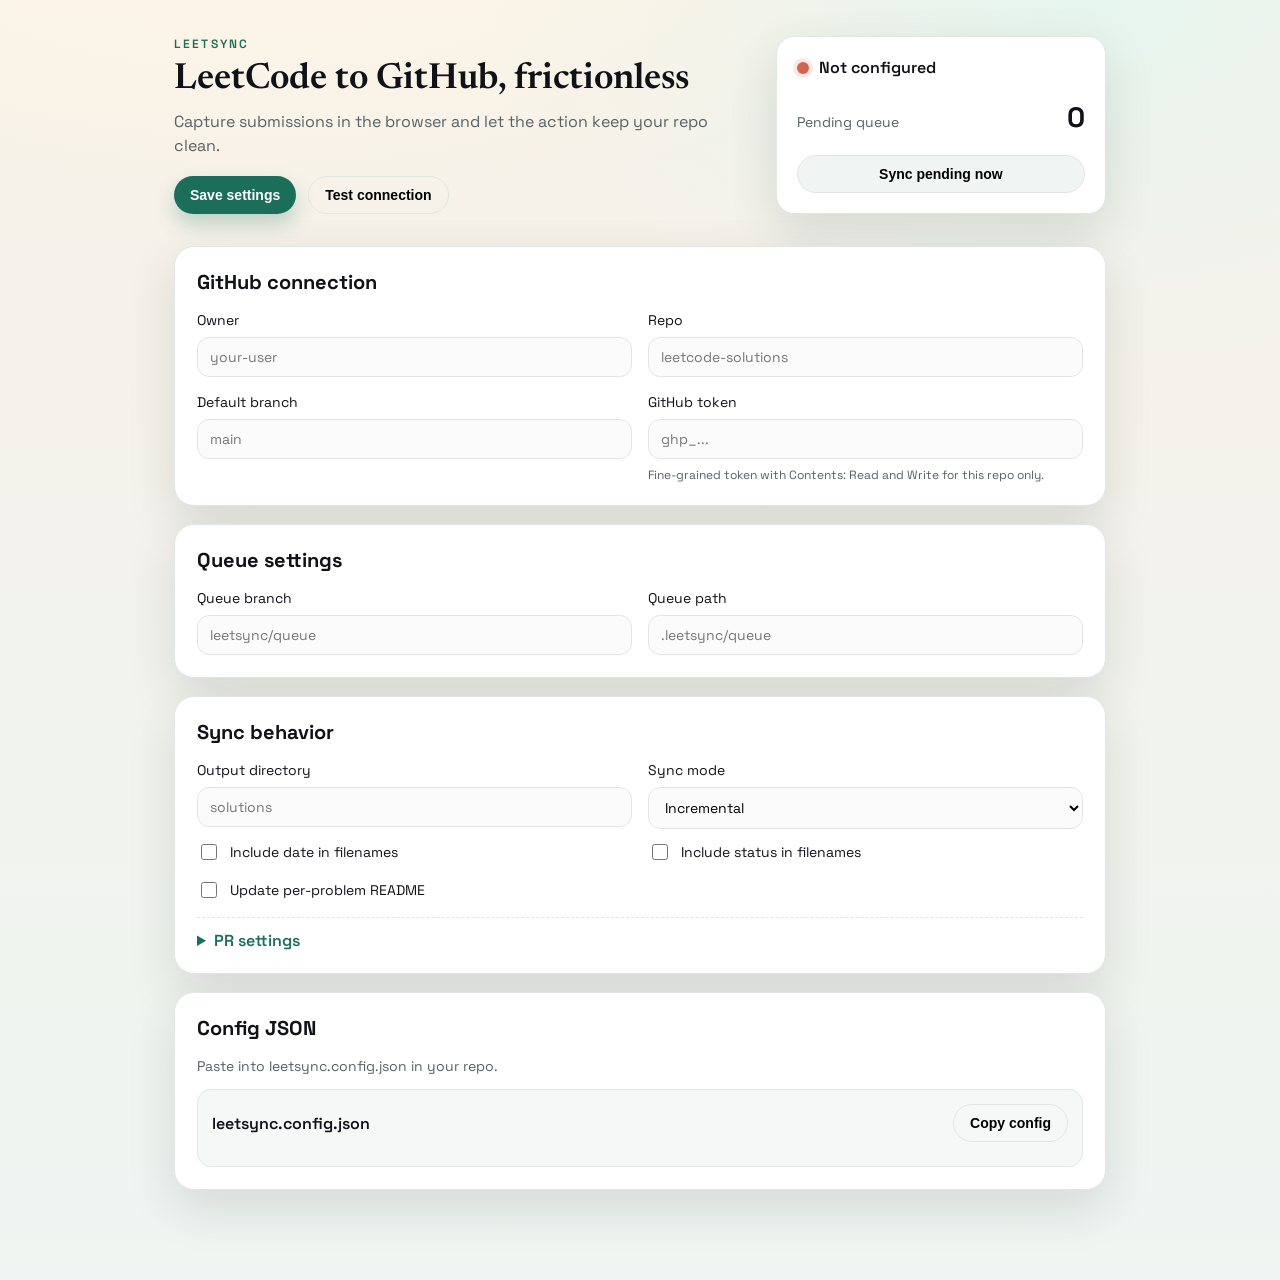
<file: options/index.html>
<!doctype html>
<html lang="en">
  <head>
    <meta charset="utf-8" />
    <meta name="viewport" content="width=device-width, initial-scale=1" />
    <title>LeetSync Settings</title>
    <link rel="stylesheet" href="options.css" />
  </head>
  <body>
    <div class="page">
      <header class="hero">
        <div class="hero-text">
          <div class="eyebrow">LeetSync</div>
          <h1>LeetCode to GitHub, frictionless</h1>
          <p>
            Capture submissions in the browser and let the action keep your repo
            clean.
          </p>
          <div class="actions">
            <button id="saveBtn" class="btn primary">Save settings</button>
            <button id="testBtn" class="btn ghost">Test connection</button>
          </div>
        </div>
        <div class="hero-panel">
          <div class="status">
            <span id="statusDot" class="dot"></span>
            <span id="statusText">Not configured</span>
          </div>
          <div class="metric">
            <div class="label">Pending queue</div>
            <div id="pendingCount" class="value">0</div>
          </div>
          <button id="syncPendingBtn" class="btn subtle">
            Sync pending now
          </button>
        </div>
      </header>

      <section class="card">
        <h2>GitHub connection</h2>
        <div class="grid two">
          <label class="field">
            <span>Owner</span>
            <input id="repoOwner" type="text" placeholder="your-user" />
          </label>
          <label class="field">
            <span>Repo</span>
            <input id="repoName" type="text" placeholder="leetcode-solutions" />
          </label>
          <label class="field">
            <span>Default branch</span>
            <input id="defaultBranch" type="text" placeholder="main" />
          </label>
          <label class="field">
            <span>GitHub token</span>
            <input id="githubToken" type="password" placeholder="ghp_..." />
            <small
              >Fine-grained token with Contents: Read and Write for this repo
              only.</small
            >
          </label>
        </div>
      </section>

      <section class="card">
        <h2>Queue settings</h2>
        <div class="grid two">
          <label class="field">
            <span>Queue branch</span>
            <input id="queueBranch" type="text" placeholder="leetsync/queue" />
          </label>
          <label class="field">
            <span>Queue path</span>
            <input id="queuePath" type="text" placeholder=".leetsync/queue" />
          </label>
        </div>
      </section>

      <section class="card">
        <h2>Sync behavior</h2>
        <div class="grid two">
          <label class="field">
            <span>Output directory</span>
            <input id="outputDir" type="text" placeholder="solutions" />
          </label>
          <label class="field">
            <span>Sync mode</span>
            <select id="syncMode">
              <option value="incremental">Incremental</option>
              <option value="ac">Accepted only</option>
              <option value="all">All attempts</option>
            </select>
          </label>
        </div>
        <div class="grid two compact">
          <label class="check">
            <input id="includeDate" type="checkbox" />
            <span>Include date in filenames</span>
          </label>
          <label class="check">
            <input id="includeStatus" type="checkbox" />
            <span>Include status in filenames</span>
          </label>
          <label class="check">
            <input id="readmeEnabled" type="checkbox" />
            <span>Update per-problem README</span>
          </label>
        </div>
        <details class="details">
          <summary>PR settings</summary>
          <div class="grid two">
            <label class="check">
              <input id="prEnabled" type="checkbox" />
              <span>Create PR instead of direct push</span>
            </label>
            <label class="check">
              <input id="prAutoMerge" type="checkbox" />
              <span>Auto-merge if allowed</span>
            </label>
            <label class="field">
              <span>Merge method</span>
              <select id="prMergeMethod">
                <option value="squash">Squash</option>
                <option value="merge">Merge</option>
                <option value="rebase">Rebase</option>
              </select>
            </label>
            <label class="field">
              <span>PR title template</span>
              <input id="prTitleTemplate" type="text" />
            </label>
            <label class="field full">
              <span>PR body template</span>
              <textarea id="prBodyTemplate" rows="3"></textarea>
            </label>
          </div>
        </details>
      </section>

      <section class="card">
        <h2>Config JSON</h2>
        <p class="muted">Paste into leetsync.config.json in your repo.</p>
        <div class="copy-block">
          <div class="copy-header">
            <span>leetsync.config.json</span>
            <button id="copyConfigBtn" class="btn ghost">Copy config</button>
          </div>
          <pre id="configPreview" class="code"></pre>
        </div>
      </section>
    </div>

    <div id="toast" class="toast" role="status" aria-live="polite"></div>
    <script src="options.js"></script>
  </body>
</html>
</file>
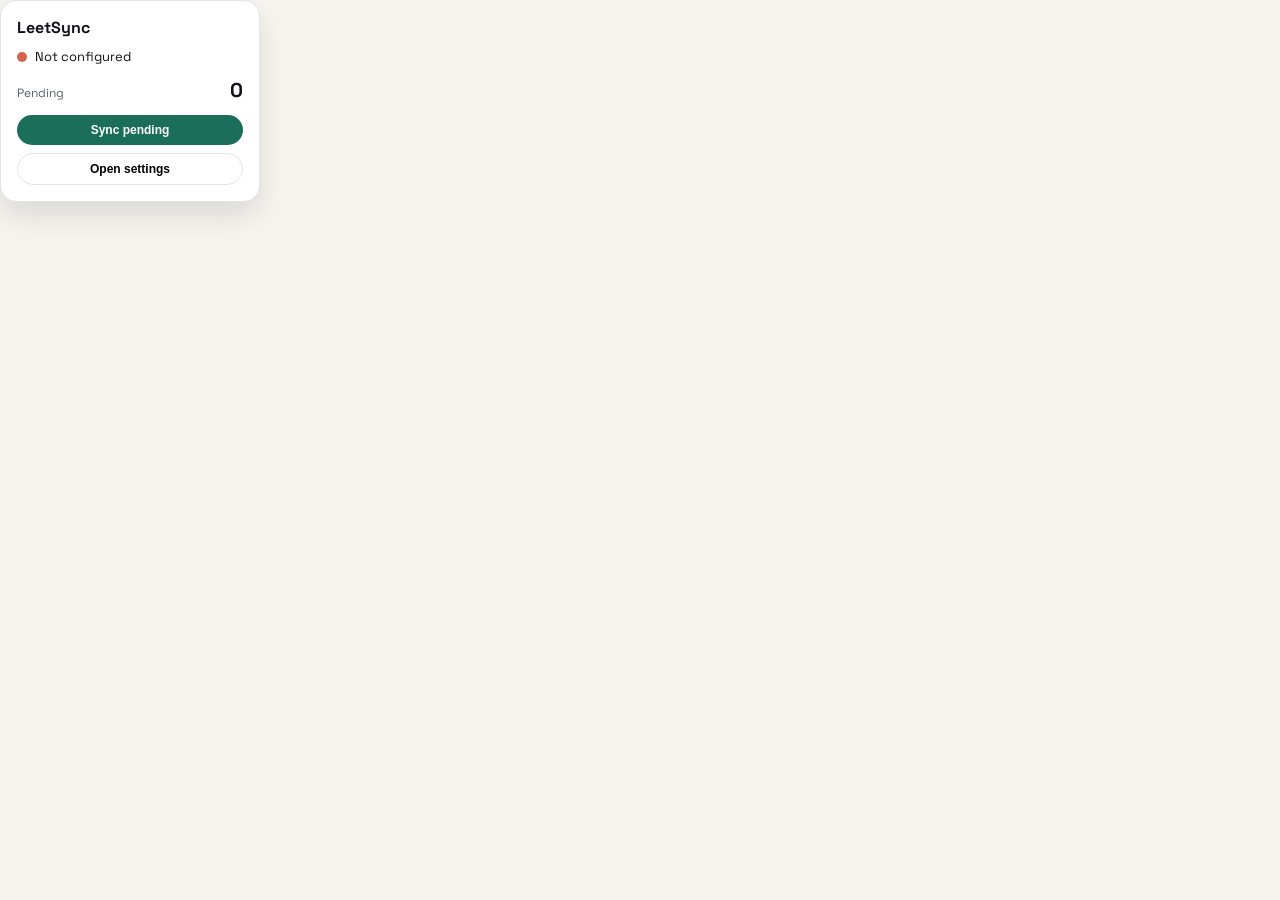
<file: popup/index.html>
<!doctype html>
<html lang="en">
  <head>
    <meta charset="utf-8" />
    <meta name="viewport" content="width=device-width, initial-scale=1" />
    <title>LeetSync</title>
    <link rel="stylesheet" href="popup.css" />
  </head>
  <body>
    <div class="panel">
      <div class="title">LeetSync</div>
      <div class="status-row">
        <span id="statusDot" class="dot"></span>
        <span id="statusText">Not configured</span>
      </div>
      <div class="metric">
        <div class="label">Pending</div>
        <div id="pendingCount" class="value">0</div>
      </div>
      <div class="actions">
        <button id="syncBtn" class="btn primary">Sync pending</button>
        <button id="openOptionsBtn" class="btn ghost">Open settings</button>
      </div>
    </div>
    <script src="popup.js"></script>
  </body>
</html>
</file>
<file: options/options.css>
@import url("https://fonts.googleapis.com/css2?family=Space+Grotesk:wght@400;500;600;700&family=Newsreader:wght@400;600&display=swap");

:root {
  --bg-1: #f7f1e8;
  --bg-2: #eef5f2;
  --ink: #111218;
  --muted: #586064;
  --card: #ffffff;
  --accent: #1b6f5a;
  --accent-2: #d07a2f;
  --border: #e1e6e3;
  --shadow: 0 18px 50px rgba(20, 23, 28, 0.12);
}

* {
  box-sizing: border-box;
}

body {
  margin: 0;
  font-family: "Space Grotesk", "Newsreader", "Georgia", serif;
  color: var(--ink);
  background:
    radial-gradient(1200px 600px at 20% -10%, #fff7e6 0%, transparent 60%),
    radial-gradient(1000px 600px at 85% 0%, #e6f5ef 0%, transparent 60%),
    linear-gradient(180deg, var(--bg-1), var(--bg-2));
  min-height: 100vh;
}

.page {
  max-width: 980px;
  margin: 0 auto;
  padding: 36px 24px 72px;
}

.hero {
  display: grid;
  grid-template-columns: 1.4fr 0.8fr;
  gap: 24px;
  align-items: stretch;
  margin-bottom: 32px;
}

.hero-text h1 {
  font-family: "Newsreader", "Georgia", serif;
  font-weight: 600;
  font-size: 36px;
  margin: 10px 0 12px;
}

.hero-text p {
  margin: 0 0 18px;
  color: var(--muted);
  line-height: 1.5;
}

.eyebrow {
  text-transform: uppercase;
  letter-spacing: 0.18em;
  font-size: 12px;
  color: var(--accent);
  font-weight: 600;
}

.hero-panel {
  background: var(--card);
  border: 1px solid var(--border);
  border-radius: 18px;
  padding: 20px;
  box-shadow: var(--shadow);
  display: flex;
  flex-direction: column;
  gap: 16px;
  justify-content: space-between;
}

.status {
  display: flex;
  gap: 10px;
  align-items: center;
  font-weight: 600;
}

.dot {
  width: 12px;
  height: 12px;
  border-radius: 50%;
  background: #d46350;
  box-shadow: 0 0 0 4px rgba(212, 99, 80, 0.15);
}

.dot.ok {
  background: #23a26d;
  box-shadow: 0 0 0 4px rgba(35, 162, 109, 0.16);
}

.metric {
  display: flex;
  align-items: baseline;
  justify-content: space-between;
}

.metric .label {
  color: var(--muted);
  font-size: 14px;
}

.metric .value {
  font-size: 28px;
  font-weight: 700;
}

.actions {
  display: flex;
  gap: 12px;
  flex-wrap: wrap;
}

.card {
  background: var(--card);
  border-radius: 20px;
  border: 1px solid var(--border);
  padding: 22px;
  margin-bottom: 18px;
  box-shadow: var(--shadow);
  animation: rise 0.5s ease both;
}

.card h2 {
  margin: 0 0 16px;
  font-size: 20px;
}

.grid {
  display: grid;
  gap: 16px;
}

.grid.two {
  grid-template-columns: repeat(2, minmax(0, 1fr));
}

.grid.compact {
  margin-top: 12px;
  grid-template-columns: repeat(2, minmax(0, 1fr));
}

.field {
  display: flex;
  flex-direction: column;
  gap: 8px;
  font-size: 14px;
}

.field input,
.field select,
.field textarea {
  border-radius: 12px;
  border: 1px solid var(--border);
  padding: 10px 12px;
  font-size: 14px;
  font-family: inherit;
  background: #fbfbfb;
}

.field textarea {
  resize: vertical;
}

.field small {
  color: var(--muted);
  font-size: 12px;
}

.field.full {
  grid-column: span 2;
}

.check {
  display: flex;
  align-items: center;
  gap: 10px;
  font-size: 14px;
}

.check input {
  width: 16px;
  height: 16px;
}

.details {
  margin-top: 16px;
  border-top: 1px dashed var(--border);
  padding-top: 12px;
}

.details summary {
  cursor: pointer;
  font-weight: 600;
  color: var(--accent);
}

.secret {
  display: flex;
  justify-content: space-between;
  align-items: center;
  border: 1px solid var(--border);
  border-radius: 12px;
  padding: 12px 14px;
  background: #faf7f2;
}

.secret-name {
  font-weight: 600;
  font-size: 14px;
}

.copy-block {
  border: 1px solid var(--border);
  border-radius: 14px;
  padding: 14px;
  margin-top: 14px;
  background: #f5f8f7;
}

.copy-header {
  display: flex;
  justify-content: space-between;
  align-items: center;
  margin-bottom: 10px;
  font-weight: 600;
}

.copy-block pre {
  margin: 0;
  font-size: 13px;
  line-height: 1.5;
  white-space: pre-wrap;
  word-break: break-word;
}

.btn {
  border: none;
  border-radius: 999px;
  padding: 10px 16px;
  font-size: 14px;
  font-weight: 600;
  cursor: pointer;
  transition:
    transform 0.2s ease,
    box-shadow 0.2s ease;
}

.btn.primary {
  background: var(--accent);
  color: #fff;
  box-shadow: 0 10px 20px rgba(27, 111, 90, 0.25);
}

.btn.primary:hover {
  transform: translateY(-1px);
}

.btn.ghost {
  background: transparent;
  border: 1px solid var(--border);
}

.btn.subtle {
  background: #f0f5f3;
  border: 1px solid var(--border);
}

.btn:active {
  transform: translateY(1px);
}

.muted {
  color: var(--muted);
  font-size: 14px;
}

.code {
  font-family: "Courier New", ui-monospace, monospace;
  font-size: 12px;
}

.toast {
  position: fixed;
  bottom: 18px;
  right: 18px;
  padding: 12px 16px;
  border-radius: 12px;
  background: #14161a;
  color: #fff;
  opacity: 0;
  pointer-events: none;
  transition: opacity 0.3s ease;
}

.toast.show {
  opacity: 1;
}

@keyframes rise {
  from {
    opacity: 0;
    transform: translateY(10px);
  }
  to {
    opacity: 1;
    transform: translateY(0);
  }
}

@media (max-width: 900px) {
  .hero {
    grid-template-columns: 1fr;
  }

  .grid.two,
  .grid.compact {
    grid-template-columns: 1fr;
  }

  .field.full {
    grid-column: span 1;
  }
}
</file>
<file: popup/popup.css>
@import url("https://fonts.googleapis.com/css2?family=Space+Grotesk:wght@400;600;700&family=Newsreader:wght@400;600&display=swap");

:root {
  --ink: #111218;
  --muted: #586064;
  --card: #ffffff;
  --border: #e1e6e3;
  --accent: #1b6f5a;
}

* {
  box-sizing: border-box;
}

body {
  margin: 0;
  font-family: "Space Grotesk", "Newsreader", "Georgia", serif;
  color: var(--ink);
  background: #f7f5f0;
}

.panel {
  width: 260px;
  padding: 16px;
  background: var(--card);
  border: 1px solid var(--border);
  border-radius: 16px;
  box-shadow: 0 14px 30px rgba(20, 23, 28, 0.12);
}

.title {
  font-weight: 700;
  margin-bottom: 10px;
}

.status-row {
  display: flex;
  align-items: center;
  gap: 8px;
  font-size: 13px;
  margin-bottom: 12px;
}

.dot {
  width: 10px;
  height: 10px;
  border-radius: 50%;
  background: #d46350;
}

.dot.ok {
  background: #23a26d;
}

.metric {
  display: flex;
  align-items: baseline;
  justify-content: space-between;
  margin-bottom: 12px;
}

.metric .label {
  color: var(--muted);
  font-size: 12px;
}

.metric .value {
  font-size: 20px;
  font-weight: 700;
}

.actions {
  display: grid;
  gap: 8px;
}

.btn {
  border: none;
  border-radius: 999px;
  padding: 8px 12px;
  font-size: 12px;
  font-weight: 600;
  cursor: pointer;
}

.btn.primary {
  background: var(--accent);
  color: #fff;
}

.btn.ghost {
  background: transparent;
  border: 1px solid var(--border);
}
</file>
